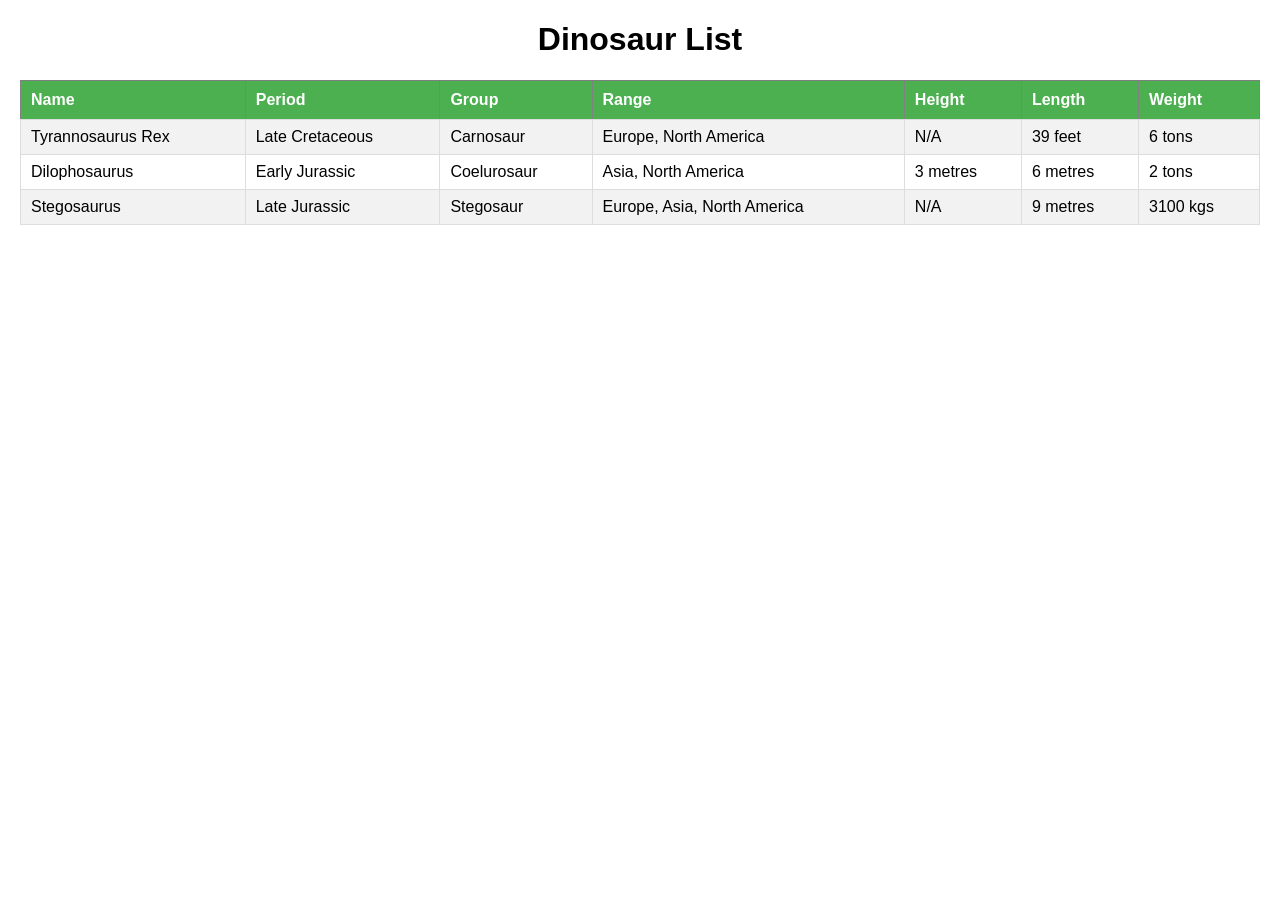
<file: exp2/test.html>
<!DOCTYPE html>
<html>
   <head>
      <meta http-equiv="Content-Type" content="text/html; charset=UTF-8">
      <title>Dinosaur List</title>
      <style>
          body { font-family: Arial, sans-serif; margin: 20px; }
          h1 { text-align: center; }
          table { border-collapse: collapse; width: 100%; margin-top: 20px; }
          th { background-color: #4CAF50; color: white; padding: 10px; text-align: left; }
          td { padding: 8px 10px; border: 1px solid #ddd; }
          tr:nth-child(even) { background-color: #f2f2f2; }
        </style>
   </head>
   <body>
      <h1>Dinosaur List</h1>
      <table border="1">
         <tr>
            <th>Name</th>
            <th>Period</th>
            <th>Group</th>
            <th>Range</th>
            <th>Height</th>
            <th>Length</th>
            <th>Weight</th>
         </tr>
         <tr>
            <td>Tyrannosaurus Rex</td>
            <td>Late Cretaceous</td>
            <td>Carnosaur</td>
            <td>Europe, North America</td>
            <td>N/A</td>
            <td>39 feet</td>
            <td>6 tons</td>
         </tr>
         <tr>
            <td>Dilophosaurus</td>
            <td>Early Jurassic</td>
            <td>Coelurosaur</td>
            <td>Asia, North America</td>
            <td>3 metres</td>
            <td>6 metres</td>
            <td>2 tons</td>
         </tr>
         <tr>
            <td>Stegosaurus</td>
            <td>Late Jurassic</td>
            <td>Stegosaur</td>
            <td>Europe, Asia, North America</td>
            <td>N/A</td>
            <td>9 metres</td>
            <td>3100 kgs</td>
         </tr>
      </table>
   </body>
</html>
</file>
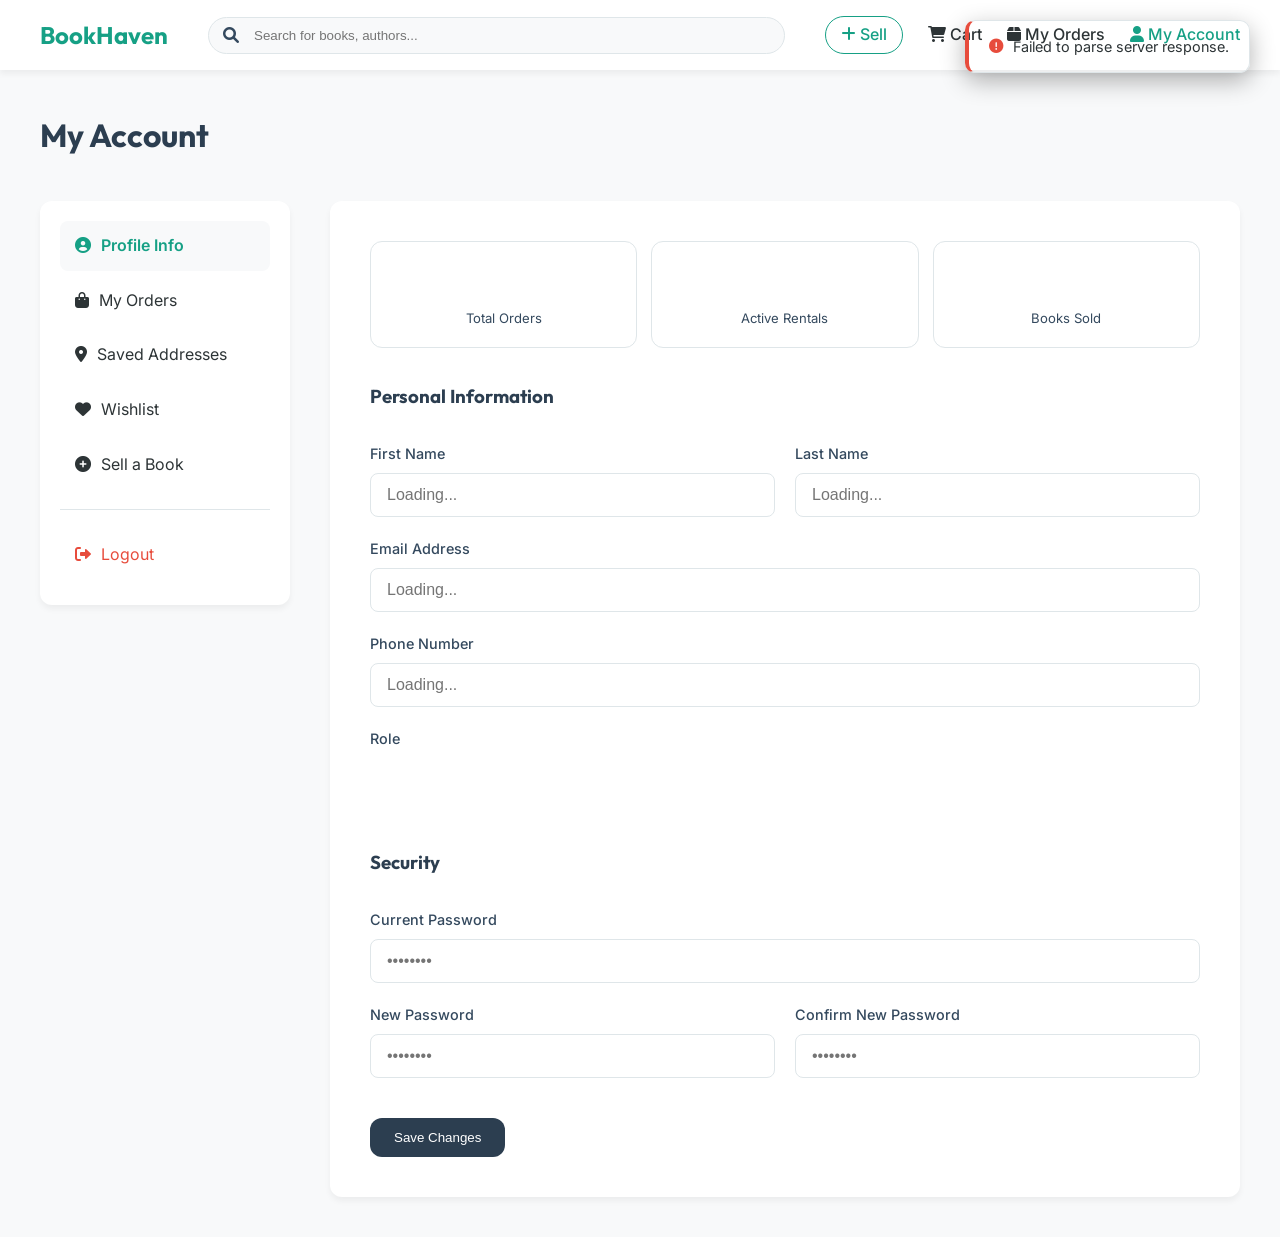
<file: UI/account.html>
<!DOCTYPE html>
<html lang="en">

<head>
    <meta charset="UTF-8">
    <meta name="viewport" content="width=device-width, initial-scale=1.0">
    <title>My Account - Book Haven</title>
    <meta name="description" content="Manage your Book Haven account, profile, and security settings.">
    <link rel="stylesheet" href="theme.css">
    <link rel="stylesheet" href="https://cdnjs.cloudflare.com/ajax/libs/font-awesome/6.0.0/css/all.min.css">
    <style>
        .skeleton { background: linear-gradient(90deg, var(--border-color) 25%, var(--card-bg) 50%, var(--border-color) 75%); background-size: 200% 100%; animation: shimmer 1.4s infinite; border-radius: 6px; }
        @keyframes shimmer { 0% { background-position: 200% 0; } 100% { background-position: -200% 0; } }
        .skeleton-input { height: 44px; border-radius: 8px; margin-bottom: 20px; }
        .skeleton-label { height: 13px; width: 100px; border-radius: 4px; margin-bottom: 8px; }

        .stat-card {
            background: var(--card-bg);
            border: 1px solid var(--border-color);
            border-radius: 12px;
            padding: 20px 24px;
            display: flex;
            align-items: center;
            gap: 16px;
            margin-bottom: 30px;
        }
        .stat-grid { display: grid; grid-template-columns: repeat(3, 1fr); gap: 14px; margin-bottom: 34px; }
        .stat-item { background: var(--card-bg); border: 1px solid var(--border-color); border-radius: 12px; padding: 18px 20px; text-align: center; }
        .stat-item .stat-number { font-size: 2rem; font-weight: 700; color: var(--accent-color); display: block; }
        .stat-item .stat-label  { font-size: 0.82rem; color: var(--secondary-color); margin-top: 4px; display: block; }

        .role-badge { display: inline-block; padding: 3px 12px; border-radius: 20px; font-size: 0.78rem; font-weight: 600; text-transform: capitalize; }
        .role-admin    { background: rgba(155,89,182,0.15); color: #9b59b6; }
        .role-customer { background: rgba(52,152,219,0.15); color: #3498db; }

        .member-tag { font-size: 0.82rem; color: var(--secondary-color); margin-top: 6px; }

        #toast-container { position: fixed; bottom: 30px; right: 30px; z-index: 9999; display: flex; flex-direction: column; gap: 10px; }
        .toast { background: var(--card-bg); border: 1px solid var(--border-color); color: var(--text-color); padding: 14px 20px; border-radius: 10px; font-size: 0.9rem; display: flex; align-items: center; gap: 10px; box-shadow: 0 8px 24px rgba(0,0,0,0.3); animation: slideIn 0.3s ease; }
        .toast.error i { color: #e74c3c; } .toast.success i { color: var(--accent-color); }
        @keyframes slideIn { from { opacity: 0; transform: translateX(30px); } to { opacity: 1; transform: translateX(0); } }
    </style>
</head>

<body>
    <div id="toast-container"></div>

    <nav>
        <div class="logo"><a href="index.html">BookHaven</a></div>
        <div class="search-container">
            <i class="fas fa-search"></i>
            <input type="text" placeholder="Search for books, authors...">
        </div>
        <div class="nav-actions">
            <a href="sell.html" style="color:var(--accent-color);border:1px solid var(--accent-color);padding:5px 15px;border-radius:20px;"><i class="fas fa-plus"></i> Sell</a>
            <a href="cart.html"><i class="fas fa-shopping-cart"></i> Cart</a>
            <a href="orders.html"><i class="fas fa-box"></i> My Orders</a>
            <a href="account.html" style="color:var(--accent-color);"><i class="fas fa-user"></i> My Account</a>
        </div>
    </nav>

    <main class="container main-content">
        <h1>My Account</h1>

        <div class="account-layout">
            <!-- Sidebar -->
            <aside class="account-sidebar">
                <a href="#" class="sidebar-link active"><i class="fas fa-user-circle" style="margin-right:10px;"></i>Profile Info</a>
                <a href="orders.html" class="sidebar-link"><i class="fas fa-shopping-bag" style="margin-right:10px;"></i>My Orders</a>
                <a href="#" class="sidebar-link"><i class="fas fa-map-marker-alt" style="margin-right:10px;"></i>Saved Addresses</a>
                <a href="#" class="sidebar-link"><i class="fas fa-heart" style="margin-right:10px;"></i>Wishlist</a>
                <a href="sell.html" class="sidebar-link"><i class="fas fa-plus-circle" style="margin-right:10px;"></i>Sell a Book</a>
                <hr style="margin:20px 0;border:none;border-top:1px solid var(--border-color);">
                <a href="signin.html" class="sidebar-link" style="color:#e74c3c;"><i class="fas fa-sign-out-alt" style="margin-right:10px;"></i>Logout</a>
            </aside>

            <!-- Main content -->
            <section class="account-content">

                <!-- Stats grid (populated by XML) -->
                <div class="stat-grid" id="stats-grid">
                    <div class="stat-item"><span class="stat-number skeleton" style="height:36px;width:60px;display:inline-block;border-radius:6px;"></span><span class="stat-label">Total Orders</span></div>
                    <div class="stat-item"><span class="stat-number skeleton" style="height:36px;width:60px;display:inline-block;border-radius:6px;"></span><span class="stat-label">Active Rentals</span></div>
                    <div class="stat-item"><span class="stat-number skeleton" style="height:36px;width:60px;display:inline-block;border-radius:6px;"></span><span class="stat-label">Books Sold</span></div>
                </div>

                <h3 style="margin-bottom:30px;">Personal Information</h3>

                <!-- Profile form (populated by XML) -->
                <form id="profile-form" action="#">
                    <div class="form-row">
                        <div class="input-group">
                            <label for="fname">First Name</label>
                            <input type="text" id="fname" value="" placeholder="Loading...">
                        </div>
                        <div class="input-group">
                            <label for="lname">Last Name</label>
                            <input type="text" id="lname" value="" placeholder="Loading...">
                        </div>
                    </div>

                    <div class="input-group">
                        <label for="email">Email Address</label>
                        <input type="email" id="email" value="" placeholder="Loading...">
                    </div>

                    <div class="input-group">
                        <label for="phone">Phone Number</label>
                        <input type="tel" id="phone" value="" placeholder="Loading...">
                    </div>

                    <div class="input-group" style="margin-top:6px;">
                        <label>Role</label>
                        <p id="role-display" style="padding:10px 0;font-size:0.9rem;"><span class="skeleton" style="display:inline-block;height:24px;width:80px;border-radius:20px;"></span></p>
                    </div>

                    <p class="member-tag" id="member-since"></p>

                    <h3 style="margin:40px 0 30px 0;">Security</h3>

                    <div class="input-group">
                        <label for="current-pass">Current Password</label>
                        <input type="password" id="current-pass" placeholder="••••••••">
                    </div>

                    <div class="form-row">
                        <div class="input-group">
                            <label for="new-pass">New Password</label>
                            <input type="password" id="new-pass" placeholder="••••••••">
                        </div>
                        <div class="input-group">
                            <label for="confirm-new-pass">Confirm New Password</label>
                            <input type="password" id="confirm-new-pass" placeholder="••••••••">
                        </div>
                    </div>

                    <button type="submit" class="btn-primary" style="margin-top:20px;" id="save-btn">Save Changes</button>
                </form>
            </section>
        </div>
    </main>

    <script>
        const toast = (msg, type = 'success') => {
            const t = document.createElement('div');
            t.className = `toast ${type}`;
            t.innerHTML = `<i class="fas fa-${type === 'success' ? 'check-circle' : 'exclamation-circle'}"></i> ${msg}`;
            document.getElementById('toast-container').appendChild(t);
            setTimeout(() => t.remove(), 3500);
        };

        function loadUserProfile() {
            const userId = 1; // Demo: replace with session user_id
            const xhr = new XMLHttpRequest();
            xhr.open('GET', `../api/get_user.php?user_id=${userId}`, true);

            xhr.onreadystatechange = function () {
                if (this.readyState !== 4) return;

                if (this.status === 200) {
                    const xml = this.responseXML;
                    if (!xml) { toast('Failed to parse server response.', 'error'); return; }

                    const errNode = xml.getElementsByTagName('error')[0];
                    if (errNode) { toast(errNode.textContent, 'error'); return; }

                    const g = (tag) => xml.getElementsByTagName(tag)[0]?.textContent || '';

                    // Populate profile fields
                    document.getElementById('fname').value = g('first_name');
                    document.getElementById('lname').value = g('last_name');
                    document.getElementById('email').value = g('email');
                    document.getElementById('phone').value = g('phone');

                    // Role badge
                    const role = g('role');
                    document.getElementById('role-display').innerHTML =
                        `<span class="role-badge role-${role}">${role.charAt(0).toUpperCase() + role.slice(1)}</span>`;

                    // Member since
                    const memberSince = g('member_since');
                    if (memberSince) {
                        document.getElementById('member-since').innerHTML =
                            `<i class="fas fa-calendar-alt" style="margin-right:6px;opacity:0.5;"></i>Member since ${memberSince}`;
                    }

                    // Update page title
                    document.title = `${g('first_name')} ${g('last_name')} — My Account | Book Haven`;

                    // Stats
                    const statsEl = document.getElementById('stats-grid');
                    const total_orders   = g('total_orders');
                    const active_rentals = g('active_rentals');
                    const books_sold     = g('books_sold');

                    statsEl.innerHTML = `
                        <div class="stat-item">
                            <span class="stat-number">${total_orders}</span>
                            <span class="stat-label"><i class="fas fa-shopping-bag" style="margin-right:4px;opacity:0.6;"></i>Total Orders</span>
                        </div>
                        <div class="stat-item">
                            <span class="stat-number">${active_rentals}</span>
                            <span class="stat-label"><i class="fas fa-book-reader" style="margin-right:4px;opacity:0.6;"></i>Active Rentals</span>
                        </div>
                        <div class="stat-item">
                            <span class="stat-number">${books_sold}</span>
                            <span class="stat-label"><i class="fas fa-store" style="margin-right:4px;opacity:0.6;"></i>Books Sold</span>
                        </div>
                    `;
                } else {
                    toast('Server connection failed', 'error');
                }
            };
            xhr.send();
        }

        // Save button feedback
        document.getElementById('profile-form').addEventListener('submit', (e) => {
            e.preventDefault();
            toast('Profile updated successfully!', 'success');
        });

        document.addEventListener('DOMContentLoaded', loadUserProfile);
    </script>
</body>

</html>
</file>
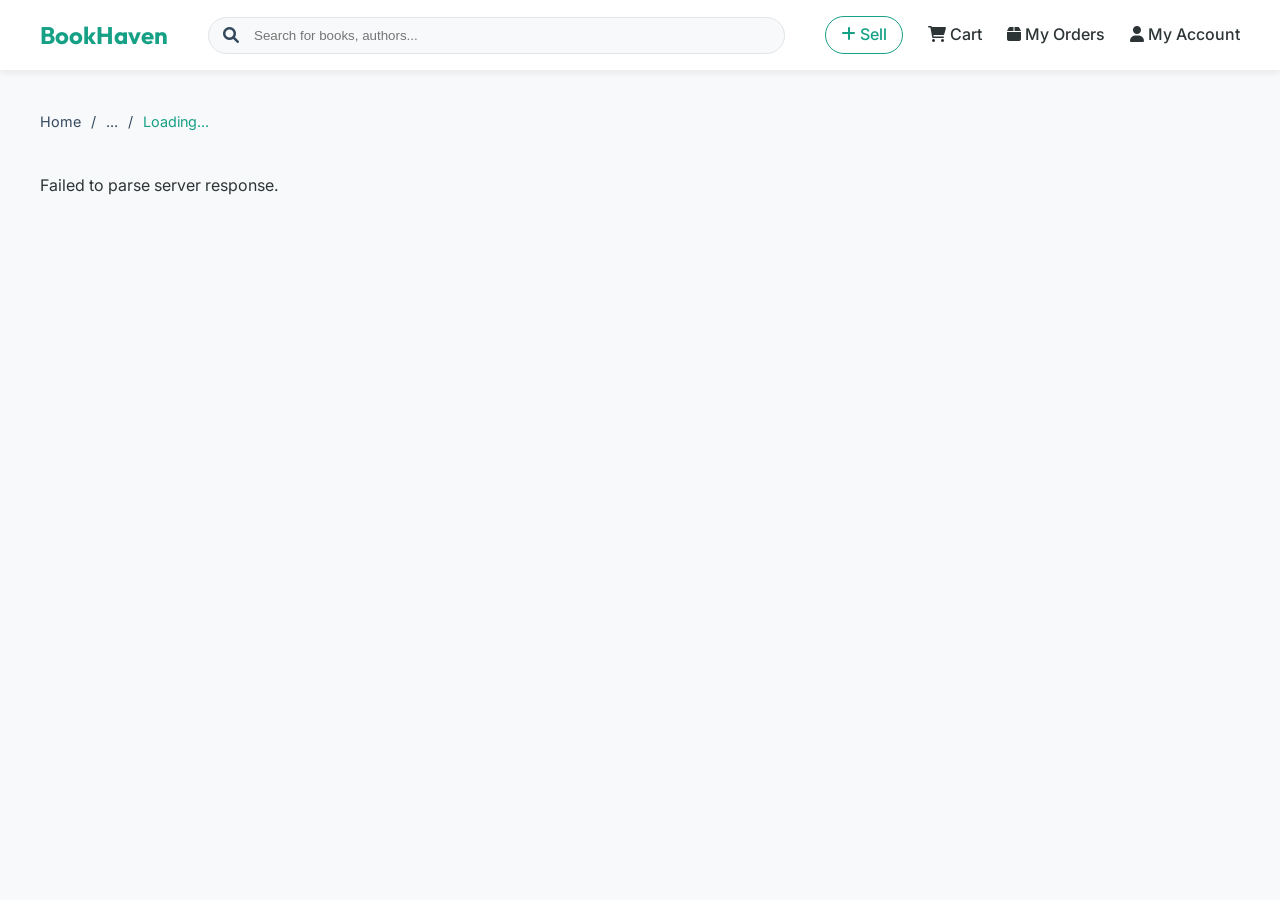
<file: UI/book-details.html>
<!DOCTYPE html>
<html lang="en">

<head>
    <meta charset="UTF-8">
    <meta name="viewport" content="width=device-width, initial-scale=1.0">
    <title>Book Details - Book Haven</title>
    <meta name="description" content="View detailed information about this book including price, rent, and condition.">
    <link rel="stylesheet" href="theme.css">
    <link rel="stylesheet" href="https://cdnjs.cloudflare.com/ajax/libs/font-awesome/6.0.0/css/all.min.css">
    <style>
        .skeleton {
            background: linear-gradient(90deg, var(--border-color) 25%, var(--card-bg) 50%, var(--border-color) 75%);
            background-size: 200% 100%;
            animation: shimmer 1.4s infinite;
            border-radius: 8px;
        }
        @keyframes shimmer { 0% { background-position: 200% 0; } 100% { background-position: -200% 0; } }
        .skeleton-img  { width: 100%; aspect-ratio: 3/4; border-radius: 12px; }
        .skeleton-line { height: 18px; margin-bottom: 12px; }
        .skeleton-line.short { width: 50%; }
        .skeleton-line.tall  { height: 80px; }
        .badge-used    { background: #e67e22; color: #fff; padding: 3px 10px; border-radius: 20px; font-size: 0.78rem; margin-left: 10px; }
        .badge-new     { background: var(--accent-color); color: #fff; padding: 3px 10px; border-radius: 20px; font-size: 0.78rem; margin-left: 10px; }
        .stock-tag     { font-size: 0.85rem; color: var(--secondary-color); margin-top: 8px; }
        .stock-tag.low { color: #e67e22; }
        .rent-disabled { opacity: 0.4; cursor: not-allowed; pointer-events: none; }
        #toast-container { position: fixed; bottom: 30px; right: 30px; z-index: 9999; display: flex; flex-direction: column; gap: 10px; }
        .toast { background: var(--card-bg); border: 1px solid var(--border-color); color: var(--text-color); padding: 14px 20px; border-radius: 10px; font-size: 0.9rem; display: flex; align-items: center; gap: 10px; box-shadow: 0 8px 24px rgba(0,0,0,0.3); animation: slideIn 0.3s ease; }
        .toast.error i { color: #e74c3c; }
        .toast.success i { color: var(--accent-color); }
        @keyframes slideIn { from { opacity: 0; transform: translateX(30px); } to { opacity: 1; transform: translateX(0); } }
    </style>
</head>

<body>
    <div id="toast-container"></div>

    <nav>
        <div class="logo"><a href="index.html">BookHaven</a></div>
        <div class="search-container">
            <i class="fas fa-search"></i>
            <input type="text" placeholder="Search for books, authors...">
        </div>
        <div class="nav-actions">
            <a href="sell.html" style="color: var(--accent-color); border: 1px solid var(--accent-color); padding: 5px 15px; border-radius: 20px;"><i class="fas fa-plus"></i> Sell</a>
            <a href="cart.html"><i class="fas fa-shopping-cart"></i> Cart</a>
            <a href="orders.html"><i class="fas fa-box"></i> My Orders</a>
            <a href="account.html"><i class="fas fa-user"></i> My Account</a>
        </div>
    </nav>

    <main class="container main-content">
        <!-- Breadcrumb -->
        <ul id="breadcrumb" style="display:flex;gap:10px;list-style:none;margin-bottom:30px;font-size:0.9rem;color:var(--secondary-color);">
            <li><a href="index.html">Home</a></li>
            <li>/</li>
            <li id="bc-category">...</li>
            <li>/</li>
            <li id="bc-title" style="color:var(--accent-color);">Loading...</li>
        </ul>

        <div class="details-container" id="details-container">
            <!-- Skeleton loader -->
            <div class="skeleton skeleton-img"></div>
            <div class="details-info">
                <div class="skeleton skeleton-line" style="width:70%;height:36px;"></div>
                <div class="skeleton skeleton-line short" style="margin-top:8px;"></div>
                <div class="skeleton skeleton-line tall" style="margin-top:24px;"></div>
                <div class="skeleton skeleton-line" style="margin-top:16px;width:40%;"></div>
            </div>
        </div>
    </main>

    <script>
        const toast = (msg, type = 'success') => {
            const t = document.createElement('div');
            t.className = `toast ${type}`;
            t.innerHTML = `<i class="fas fa-${type === 'success' ? 'check-circle' : 'exclamation-circle'}"></i> ${msg}`;
            document.getElementById('toast-container').appendChild(t);
            setTimeout(() => t.remove(), 3500);
        };

        function getParam(key) {
            return new URLSearchParams(window.location.search).get(key);
        }

        function loadBookDetail() {
            const bookId = getParam('id') || 1;  // Default to id=1 for demo
            const xhr = new XMLHttpRequest();
            xhr.open('GET', `../api/get_book_detail.php?id=${bookId}`, true);

            xhr.onreadystatechange = function () {
                if (this.readyState !== 4) return;
                const container = document.getElementById('details-container');

                if (this.status === 200) {
                    const xml = this.responseXML;
                    if (!xml) {
                        container.innerHTML = '<div class="error-state">Failed to parse server response.</div>';
                        return;
                    }

                    const errNode = xml.getElementsByTagName('error')[0];
                    if (errNode) {
                        container.innerHTML = `<div class="error-state">Error: ${errNode.textContent}</div>`;
                        toast(errNode.textContent, 'error');
                        return;
                    }

                    const g = (tag) => xml.getElementsByTagName(tag)[0]?.textContent || '';

                    const title       = g('title');
                    const author      = g('author');
                    const description = g('description');
                    const category    = g('category');
                    const price       = parseFloat(g('price')).toFixed(2);
                    const rentRaw     = g('rent_price');
                    const hasRent     = rentRaw !== '';
                    const rent        = hasRent ? parseFloat(rentRaw).toFixed(2) : null;
                    const qty         = parseInt(g('quantity'));
                    const isUsed      = g('is_used') === 'true';
                    const seller      = g('seller');

                    // Update page title & breadcrumb
                    document.title = `${title} - Book Haven`;
                    document.getElementById('bc-category').textContent = category;
                    document.getElementById('bc-title').textContent   = title;

                    const stockHtml = qty === 0
                        ? `<p class="stock-tag low"><i class="fas fa-times-circle"></i> Out of Stock</p>`
                        : qty <= 3
                            ? `<p class="stock-tag low"><i class="fas fa-exclamation-circle"></i> Only ${qty} left!</p>`
                            : `<p class="stock-tag"><i class="fas fa-check-circle" style="color:var(--accent-color);"></i> In Stock (${qty} available)</p>`;

                    container.innerHTML = `
                        <div class="details-img" style="display:flex;align-items:center;justify-content:center;font-size:1rem;color:var(--secondary-color);">
                            <i class="fas fa-book-open" style="font-size:3rem;opacity:0.4;"></i>
                        </div>
                        <div class="details-info">
                            <h1>${title} <span class="${isUsed ? 'badge-used' : 'badge-new'}">${isUsed ? 'Used' : 'New'}</span></h1>
                            <p class="details-author">by ${author}</p>
                            ${stockHtml}
                            <div class="details-meta">
                                <div class="meta-item">
                                    <span style="display:block;font-size:0.8rem;color:var(--secondary-color);">Category</span>
                                    <strong>${category}</strong>
                                </div>
                                <div class="meta-item">
                                    <span style="display:block;font-size:0.8rem;color:var(--secondary-color);">Sale Price</span>
                                    <strong>$${price}</strong>
                                </div>
                                <div class="meta-item">
                                    <span style="display:block;font-size:0.8rem;color:var(--secondary-color);">Rent / week</span>
                                    <strong>${hasRent ? '$' + rent : 'N/A'}</strong>
                                </div>
                            </div>
                            <div class="details-description">
                                <h3 style="margin-bottom:15px;">Synopsis</h3>
                                <p>${description || 'No description available.'}</p>
                            </div>
                            <div class="details-actions">
                                <button id="btn-buy" class="btn-primary" style="flex:1;padding:18px;" onclick="window.location.href='checkout.html'">
                                    Buy Now — $${price}
                                </button>
                                <button id="btn-rent" class="btn-primary ${hasRent ? '' : 'rent-disabled'}"
                                    style="flex:1;padding:18px;background-color:var(--accent-color);"
                                    onclick="window.location.href='cart.html'">
                                    ${hasRent ? `Rent — $${rent} / week` : 'Rent Unavailable'}
                                </button>
                                <button class="qty-btn" style="width:60px;height:60px;" title="Add to Wishlist">
                                    <i class="far fa-heart"></i>
                                </button>
                            </div>
                            <div style="margin-top:40px;padding-top:30px;border-top:1px solid var(--border-color);">
                                <h3 style="margin-bottom:15px;">Seller Information</h3>
                                <p style="color:var(--secondary-color);">Sold by: <strong>${seller}</strong></p>
                                <p style="color:var(--secondary-color);">Condition: <strong>${isUsed ? 'Used' : 'Brand New'}</strong></p>
                            </div>
                        </div>
                    `;
                } else {
                    container.innerHTML = '<div class="error-state">Failed to connect to server.</div>';
                    toast('Server connection failed', 'error');
                }
            };
            xhr.send();
        }

        document.addEventListener('DOMContentLoaded', loadBookDetail);
    </script>
</body>

</html>
</file>
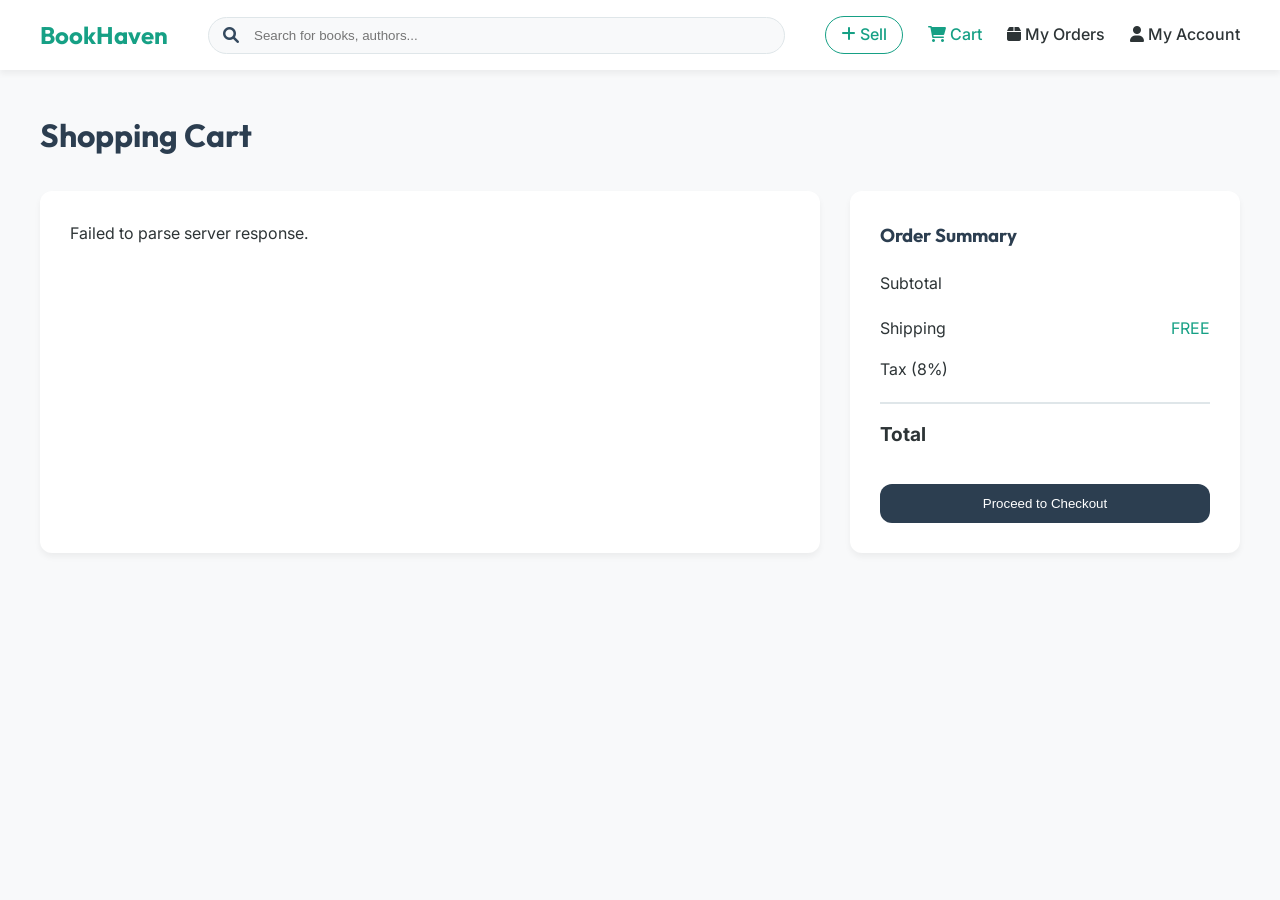
<file: UI/cart.html>
<!DOCTYPE html>
<html lang="en">

<head>
    <meta charset="UTF-8">
    <meta name="viewport" content="width=device-width, initial-scale=1.0">
    <title>Your Cart - Book Haven</title>
    <meta name="description" content="Review your cart items and proceed to checkout on Book Haven.">
    <link rel="stylesheet" href="theme.css">
    <link rel="stylesheet" href="https://cdnjs.cloudflare.com/ajax/libs/font-awesome/6.0.0/css/all.min.css">
    <style>
        .skeleton { background: linear-gradient(90deg, var(--border-color) 25%, var(--card-bg) 50%, var(--border-color) 75%); background-size: 200% 100%; animation: shimmer 1.4s infinite; border-radius: 8px; }
        @keyframes shimmer { 0% { background-position: 200% 0; } 100% { background-position: -200% 0; } }
        .skeleton-line { height: 18px; margin-bottom: 12px; }
        .badge-buy  { background: var(--accent-color); color: #fff; font-size: 0.72rem; padding: 2px 8px; border-radius: 20px; margin-left: 8px; }
        .badge-rent { background: #e67e22; color: #fff; font-size: 0.72rem; padding: 2px 8px; border-radius: 20px; margin-left: 8px; }
        #toast-container { position: fixed; bottom: 30px; right: 30px; z-index: 9999; display: flex; flex-direction: column; gap: 10px; }
        .toast { background: var(--card-bg); border: 1px solid var(--border-color); color: var(--text-color); padding: 14px 20px; border-radius: 10px; font-size: 0.9rem; display: flex; align-items: center; gap: 10px; box-shadow: 0 8px 24px rgba(0,0,0,0.3); animation: slideIn 0.3s ease; }
        .toast.error i { color: #e74c3c; } .toast.success i { color: var(--accent-color); }
        @keyframes slideIn { from { opacity: 0; transform: translateX(30px); } to { opacity: 1; transform: translateX(0); } }
    </style>
</head>

<body>
    <div id="toast-container"></div>

    <nav>
        <div class="logo"><a href="index.html">BookHaven</a></div>
        <div class="search-container">
            <i class="fas fa-search"></i>
            <input type="text" placeholder="Search for books, authors...">
        </div>
        <div class="nav-actions">
            <a href="sell.html" style="color:var(--accent-color);border:1px solid var(--accent-color);padding:5px 15px;border-radius:20px;"><i class="fas fa-plus"></i> Sell</a>
            <a href="cart.html" style="color:var(--accent-color);"><i class="fas fa-shopping-cart"></i> Cart</a>
            <a href="orders.html"><i class="fas fa-box"></i> My Orders</a>
            <a href="account.html"><i class="fas fa-user"></i> My Account</a>
        </div>
    </nav>

    <main class="container main-content">
        <h1>Shopping Cart</h1>

        <div class="cart-container">
            <!-- Cart items loaded by AJAX -->
            <div class="cart-items" id="cart-items">
                <!-- Skeleton -->
                <div class="cart-item">
                    <div class="cart-item-img skeleton"></div>
                    <div class="cart-item-info" style="flex:1;">
                        <div class="skeleton skeleton-line" style="width:60%;"></div>
                        <div class="skeleton skeleton-line short" style="width:40%;"></div>
                    </div>
                </div>
            </div>

            <!-- Order summary loaded by AJAX -->
            <div class="order-summary" id="order-summary">
                <h3>Order Summary</h3>
                <div style="margin-top:20px;">
                    <div class="summary-row"><span>Subtotal</span><span class="skeleton skeleton-line" style="width:60px;display:inline-block;"></span></div>
                    <div class="summary-row"><span>Shipping</span><span style="color:var(--accent-color);">FREE</span></div>
                    <div class="summary-row"><span>Tax (8%)</span><span class="skeleton skeleton-line" style="width:50px;display:inline-block;"></span></div>
                    <div class="summary-row summary-total"><span>Total</span><span class="skeleton skeleton-line" style="width:70px;display:inline-block;"></span></div>
                </div>
                <button class="btn-primary" style="width:100%;margin-top:20px;" id="checkout-btn" onclick="window.location.href='checkout.html'">Proceed to Checkout</button>
            </div>
        </div>
    </main>

    <script>
        const toast = (msg, type = 'success') => {
            const t = document.createElement('div');
            t.className = `toast ${type}`;
            t.innerHTML = `<i class="fas fa-${type === 'success' ? 'check-circle' : 'exclamation-circle'}"></i> ${msg}`;
            document.getElementById('toast-container').appendChild(t);
            setTimeout(() => t.remove(), 3500);
        };

        function loadCart() {
            const userId = 1; // Demo: user_id=1 (replace with session value)
            const xhr = new XMLHttpRequest();
            xhr.open('GET', `../api/get_cart.php?user_id=${userId}`, true);

            xhr.onreadystatechange = function () {
                if (this.readyState !== 4) return;
                const itemsEl   = document.getElementById('cart-items');
                const summaryEl = document.getElementById('order-summary');

                if (this.status === 200) {
                    const xml = this.responseXML;
                    if (!xml) { itemsEl.innerHTML = '<div class="error-state">Failed to parse server response.</div>'; return; }

                    const errNode = xml.getElementsByTagName('error')[0];
                    if (errNode) {
                        itemsEl.innerHTML = `<div class="error-state">Error: ${errNode.textContent}</div>`;
                        toast(errNode.textContent, 'error');
                        return;
                    }

                    const items = xml.getElementsByTagName('item');

                    if (items.length === 0) {
                        itemsEl.innerHTML = `
                            <div class="empty-state" style="text-align:center;padding:60px 20px;">
                                <i class="fas fa-shopping-cart" style="font-size:3rem;opacity:0.3;margin-bottom:20px;"></i>
                                <p style="color:var(--secondary-color);">Your cart is empty.</p>
                                <a href="book.html" class="btn-primary" style="display:inline-block;margin-top:20px;">Browse Books</a>
                            </div>`;
                        return;
                    }

                    let itemsHtml = '';
                    for (let i = 0; i < items.length; i++) {
                        const g = (tag) => items[i].getElementsByTagName(tag)[0]?.textContent || '';
                        const action = g('action');
                        itemsHtml += `
                            <div class="cart-item">
                                <div class="cart-item-img" style="display:flex;align-items:center;justify-content:center;"><i class="fas fa-book" style="opacity:0.3;font-size:1.6rem;"></i></div>
                                <div class="cart-item-info">
                                    <h4>${g('title')} <span class="badge-${action}">${action.toUpperCase()}</span></h4>
                                    <p style="color:var(--secondary-color);font-size:0.9rem;">${g('author')}</p>
                                    <p style="margin-top:10px;font-weight:600;">$${g('unit_price')} × ${g('quantity')} = <strong>$${g('line_total')}</strong></p>
                                </div>
                                <div class="cart-item-actions">
                                    <button class="qty-btn">-</button>
                                    <span>${g('quantity')}</span>
                                    <button class="qty-btn">+</button>
                                    <button style="color:#e74c3c;margin-left:10px;" title="Remove"><i class="fas fa-trash"></i></button>
                                </div>
                            </div>`;
                    }
                    itemsEl.innerHTML = itemsHtml;

                    // Summary
                    const g = (tag) => xml.querySelector ? xml.querySelector(tag)?.textContent : xml.getElementsByTagName(tag)[0]?.textContent;
                    const summaryXml = xml.getElementsByTagName('summary')[0];
                    const getSumm = (tag) => summaryXml?.getElementsByTagName(tag)[0]?.textContent || '0.00';

                    summaryEl.innerHTML = `
                        <h3>Order Summary</h3>
                        <div style="margin-top:20px;">
                            <div class="summary-row"><span>Subtotal (${getSumm('item_count')} items)</span><span>$${getSumm('subtotal')}</span></div>
                            <div class="summary-row"><span>Shipping</span><span style="color:var(--accent-color);">FREE</span></div>
                            <div class="summary-row"><span>Tax (8%)</span><span>$${getSumm('tax')}</span></div>
                            <div class="summary-row summary-total"><span>Total</span><span>$${getSumm('total')}</span></div>
                        </div>
                        <button class="btn-primary" style="width:100%;margin-top:20px;" onclick="window.location.href='checkout.html'">Proceed to Checkout</button>
                    `;
                } else {
                    itemsEl.innerHTML = '<div class="error-state">Failed to connect to server.</div>';
                    toast('Server connection failed', 'error');
                }
            };
            xhr.send();
        }

        document.addEventListener('DOMContentLoaded', loadCart);
    </script>
</body>

</html>
</file>
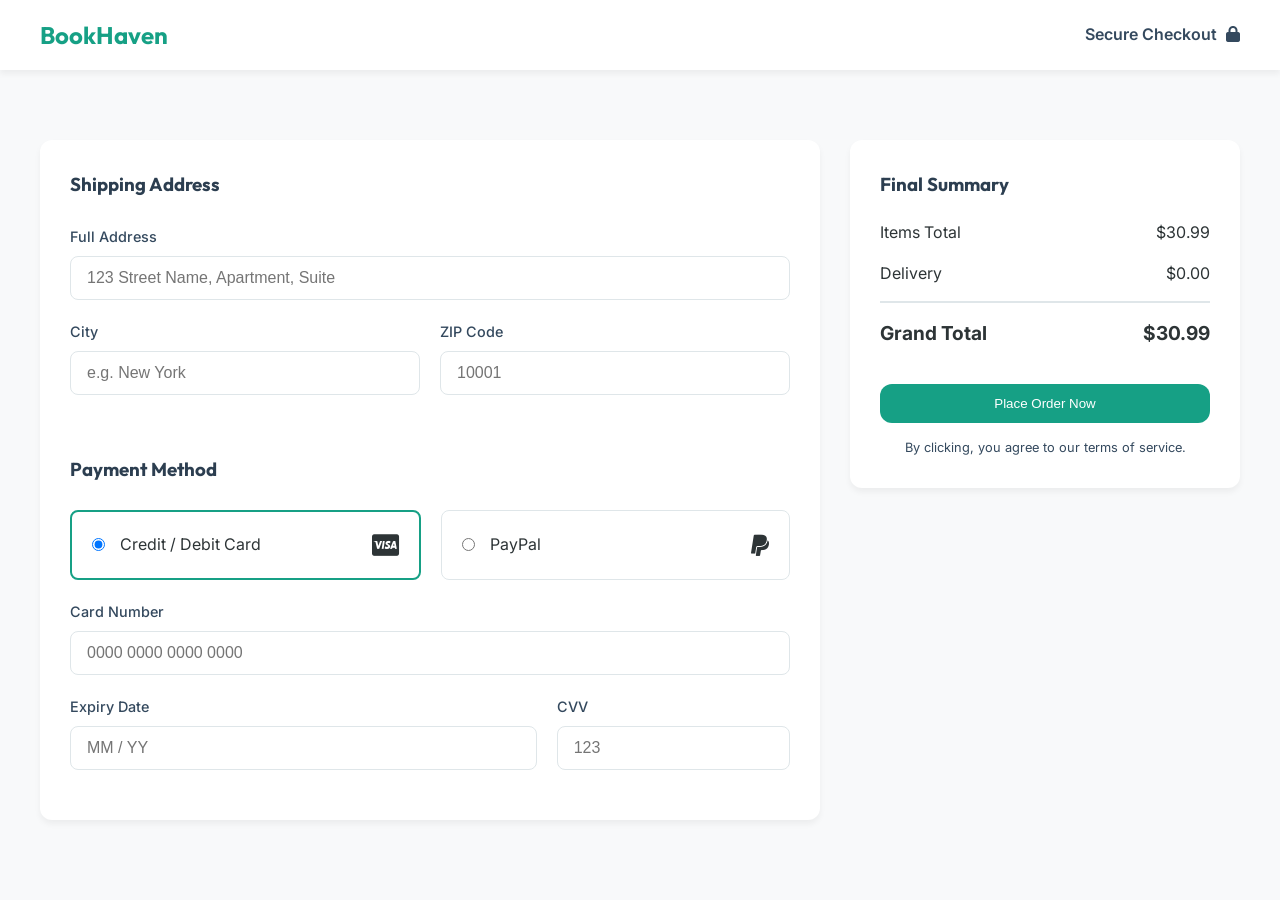
<file: UI/checkout.html>
<!DOCTYPE html>
<html lang="en">

<head>
    <meta charset="UTF-8">
    <meta name="viewport" content="width=device-width, initial-scale=1.0">
    <title>Checkout - Book Haven</title>
    <link rel="stylesheet" href="theme.css">
    <link rel="stylesheet" href="https://cdnjs.cloudflare.com/ajax/libs/font-awesome/6.0.0/css/all.min.css">
</head>

<body>
    <nav>
        <div class="logo"><a href="index.html">BookHaven</a></div>
        <div class="nav-actions">
            <span style="color: var(--secondary-color); font-weight: 600;">Secure Checkout <i class="fas fa-lock"
                    style="margin-left: 5px;"></i></span>
        </div>
    </nav>

    <main class="container main-content">
        <div class="cart-container">
            <div class="cart-items">
                <h3 style="margin-bottom: 25px;">Shipping Address</h3>
                <form action="#">
                    <div class="input-group">
                        <label for="address">Full Address</label>
                        <input type="text" id="address" placeholder="123 Street Name, Apartment, Suite" required>
                    </div>
                    <div class="form-row">
                        <div class="input-group">
                            <label for="city">City</label>
                            <input type="text" id="city" placeholder="e.g. New York" required>
                        </div>
                        <div class="input-group">
                            <label for="zip">ZIP Code</label>
                            <input type="text" id="zip" placeholder="10001" required>
                        </div>
                    </div>

                    <h3 style="margin: 40px 0 25px 0;">Payment Method</h3>
                    <div style="display: flex; gap: 20px; margin-bottom: 20px;">
                        <label class="glass-effect"
                            style="flex: 1; padding: 20px; border-radius: 8px; border: 2px solid var(--accent-color); cursor: pointer; display: flex; align-items: center; gap: 15px;">
                            <input type="radio" name="pay" checked>
                            <span>Credit / Debit Card</span>
                            <i class="fab fa-cc-visa" style="margin-left: auto; font-size: 1.5rem;"></i>
                        </label>
                        <label class="glass-effect"
                            style="flex: 1; padding: 20px; border-radius: 8px; border: 1px solid var(--border-color); cursor: pointer; display: flex; align-items: center; gap: 15px;">
                            <input type="radio" name="pay">
                            <span>PayPal</span>
                            <i class="fab fa-paypal" style="margin-left: auto; font-size: 1.5rem;"></i>
                        </label>
                    </div>

                    <div class="input-group">
                        <label for="card">Card Number</label>
                        <input type="text" id="card" placeholder="0000 0000 0000 0000">
                    </div>
                    <div class="form-row" style="grid-template-columns: 2fr 1fr;">
                        <div class="input-group">
                            <label for="exp">Expiry Date</label>
                            <input type="text" id="exp" placeholder="MM / YY">
                        </div>
                        <div class="input-group">
                            <label for="cvv">CVV</label>
                            <input type="text" id="cvv" placeholder="123">
                        </div>
                    </div>
                </form>
            </div>

            <div class="order-summary">
                <h3>Final Summary</h3>
                <div style="margin-top: 20px;">
                    <div class="summary-row">
                        <span>Items Total</span>
                        <span>$30.99</span>
                    </div>
                    <div class="summary-row">
                        <span>Delivery</span>
                        <span>$0.00</span>
                    </div>
                    <div class="summary-row summary-total">
                        <span>Grand Total</span>
                        <span>$30.99</span>
                    </div>
                </div>
                <button class="btn-primary"
                    style="width: 100%; margin-top: 20px; background-color: var(--accent-color);">Place Order
                    Now</button>
                <p style="text-align: center; color: var(--secondary-color); font-size: 0.8rem; margin-top: 15px;">By
                    clicking, you agree to our terms of service.</p>
            </div>
        </div>
    </main>
</body>

</html>
</file>
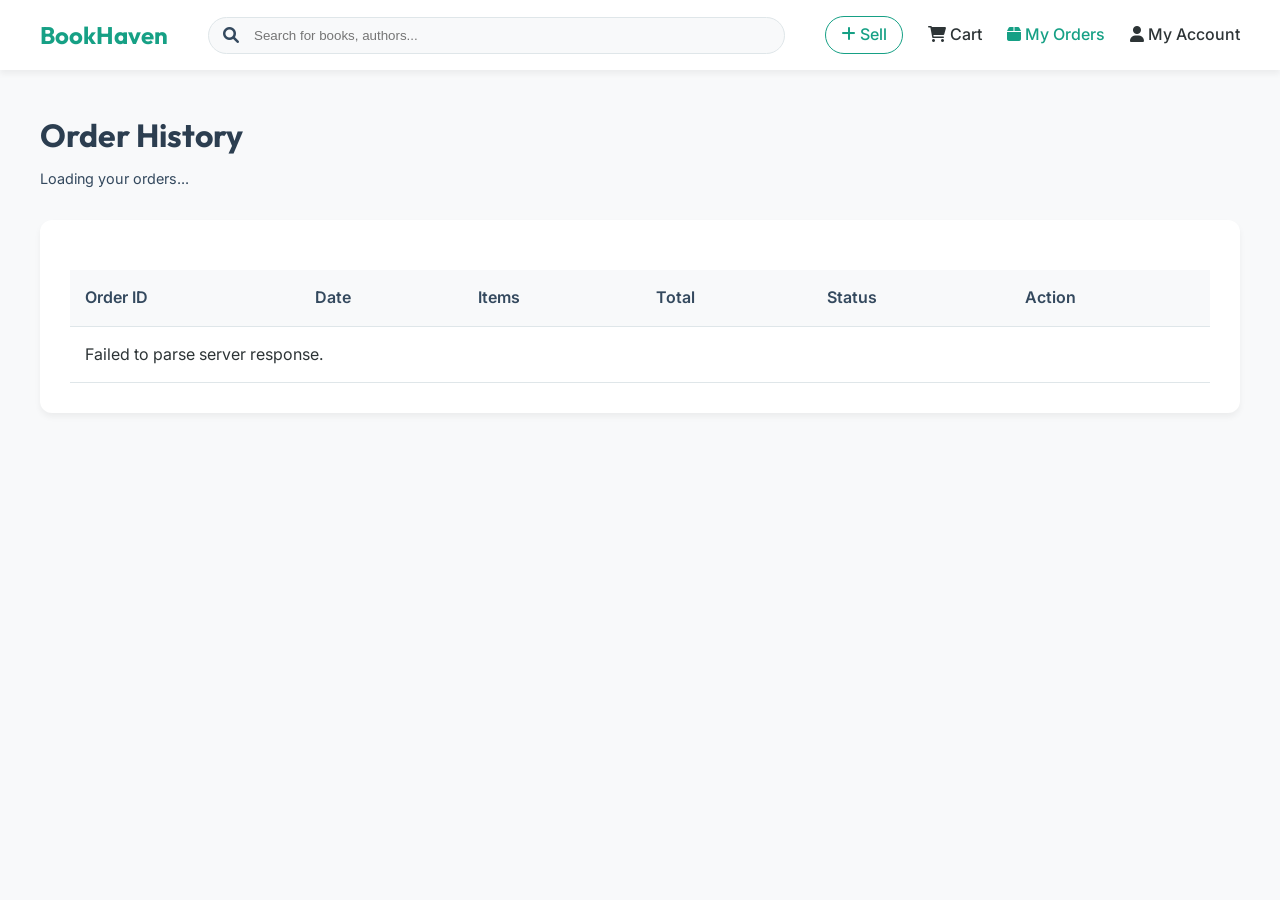
<file: UI/orders.html>
<!DOCTYPE html>
<html lang="en">

<head>
    <meta charset="UTF-8">
    <meta name="viewport" content="width=device-width, initial-scale=1.0">
    <title>My Orders - Book Haven</title>
    <meta name="description" content="View your complete order history on Book Haven.">
    <link rel="stylesheet" href="theme.css">
    <link rel="stylesheet" href="https://cdnjs.cloudflare.com/ajax/libs/font-awesome/6.0.0/css/all.min.css">
    <style>
        .skeleton { background: linear-gradient(90deg, var(--border-color) 25%, var(--card-bg) 50%, var(--border-color) 75%); background-size: 200% 100%; animation: shimmer 1.4s infinite; border-radius: 6px; }
        @keyframes shimmer { 0% { background-position: 200% 0; } 100% { background-position: -200% 0; } }
        .skeleton-row td { padding: 16px 12px; }
        .skeleton-cell { height: 16px; border-radius: 6px; }

        .status-badge { display: inline-block; padding: 4px 12px; border-radius: 20px; font-size: 0.78rem; font-weight: 600; text-transform: capitalize; }
        .status-completed { background: rgba(39,174,96,0.15); color: #27ae60; }
        .status-pending   { background: rgba(241,196,15,0.15); color: #f1c40f; }
        .status-cancelled { background: rgba(231,76,60,0.15);  color: #e74c3c; }

        #toast-container { position: fixed; bottom: 30px; right: 30px; z-index: 9999; display: flex; flex-direction: column; gap: 10px; }
        .toast { background: var(--card-bg); border: 1px solid var(--border-color); color: var(--text-color); padding: 14px 20px; border-radius: 10px; font-size: 0.9rem; display: flex; align-items: center; gap: 10px; box-shadow: 0 8px 24px rgba(0,0,0,0.3); animation: slideIn 0.3s ease; }
        .toast.error i { color: #e74c3c; } .toast.success i { color: var(--accent-color); }
        @keyframes slideIn { from { opacity: 0; transform: translateX(30px); } to { opacity: 1; transform: translateX(0); } }
    </style>
</head>

<body>
    <div id="toast-container"></div>

    <nav>
        <div class="logo"><a href="index.html">BookHaven</a></div>
        <div class="search-container">
            <i class="fas fa-search"></i>
            <input type="text" placeholder="Search for books, authors...">
        </div>
        <div class="nav-actions">
            <a href="sell.html" style="color:var(--accent-color);border:1px solid var(--accent-color);padding:5px 15px;border-radius:20px;"><i class="fas fa-plus"></i> Sell</a>
            <a href="cart.html"><i class="fas fa-shopping-cart"></i> Cart</a>
            <a href="orders.html" style="color:var(--accent-color);"><i class="fas fa-box"></i> My Orders</a>
            <a href="account.html"><i class="fas fa-user"></i> My Account</a>
        </div>
    </nav>

    <main class="container main-content">
        <h1>Order History</h1>
        <p id="orders-meta" style="color:var(--secondary-color);margin-top:6px;font-size:0.9rem;">Loading your orders...</p>

        <div class="order-history" style="margin-top:30px;">
            <table class="data-table">
                <thead>
                    <tr>
                        <th>Order ID</th>
                        <th>Date</th>
                        <th>Items</th>
                        <th>Total</th>
                        <th>Status</th>
                        <th>Action</th>
                    </tr>
                </thead>
                <tbody id="orders-tbody">
                    <!-- Skeleton rows -->
                    <tr class="skeleton-row">
                        <td><div class="skeleton skeleton-cell" style="width:70px;"></div></td>
                        <td><div class="skeleton skeleton-cell" style="width:90px;"></div></td>
                        <td><div class="skeleton skeleton-cell" style="width:180px;"></div></td>
                        <td><div class="skeleton skeleton-cell" style="width:55px;"></div></td>
                        <td><div class="skeleton skeleton-cell" style="width:80px;"></div></td>
                        <td><div class="skeleton skeleton-cell" style="width:80px;"></div></td>
                    </tr>
                    <tr class="skeleton-row">
                        <td><div class="skeleton skeleton-cell" style="width:70px;"></div></td>
                        <td><div class="skeleton skeleton-cell" style="width:90px;"></div></td>
                        <td><div class="skeleton skeleton-cell" style="width:160px;"></div></td>
                        <td><div class="skeleton skeleton-cell" style="width:55px;"></div></td>
                        <td><div class="skeleton skeleton-cell" style="width:80px;"></div></td>
                        <td><div class="skeleton skeleton-cell" style="width:80px;"></div></td>
                    </tr>
                </tbody>
            </table>
        </div>
    </main>

    <script>
        const toast = (msg, type = 'success') => {
            const t = document.createElement('div');
            t.className = `toast ${type}`;
            t.innerHTML = `<i class="fas fa-${type === 'success' ? 'check-circle' : 'exclamation-circle'}"></i> ${msg}`;
            document.getElementById('toast-container').appendChild(t);
            setTimeout(() => t.remove(), 3500);
        };

        function loadOrders() {
            const userId = 1; // Demo: replace with session user_id
            const xhr = new XMLHttpRequest();
            xhr.open('GET', `../api/get_orders.php?user_id=${userId}`, true);

            xhr.onreadystatechange = function () {
                if (this.readyState !== 4) return;
                const tbody = document.getElementById('orders-tbody');
                const meta  = document.getElementById('orders-meta');

                if (this.status === 200) {
                    const xml = this.responseXML;
                    if (!xml) {
                        tbody.innerHTML = '<tr><td colspan="6" class="error-state">Failed to parse server response.</td></tr>';
                        return;
                    }

                    const errNode = xml.getElementsByTagName('error')[0];
                    if (errNode) {
                        tbody.innerHTML = `<tr><td colspan="6" class="error-state">Error: ${errNode.textContent}</td></tr>`;
                        toast(errNode.textContent, 'error');
                        return;
                    }

                    const orders = xml.getElementsByTagName('order');

                    if (orders.length === 0) {
                        meta.textContent = '';
                        tbody.innerHTML = `
                            <tr>
                                <td colspan="6" style="text-align:center;padding:60px 20px;">
                                    <i class="fas fa-box-open" style="font-size:2.5rem;opacity:0.3;display:block;margin-bottom:16px;"></i>
                                    <p style="color:var(--secondary-color);">No orders yet. <a href="book.html" style="color:var(--accent-color);">Start shopping!</a></p>
                                </td>
                            </tr>`;
                        return;
                    }

                    meta.textContent = `${orders.length} order${orders.length > 1 ? 's' : ''} found`;

                    let rows = '';
                    for (let i = 0; i < orders.length; i++) {
                        const g = (tag) => orders[i].getElementsByTagName(tag)[0]?.textContent || '';
                        const status = g('status');
                        const statusClass = `status-${status}`;

                        rows += `
                            <tr>
                                <td><strong>#BH-${g('id').padStart(4, '0')}</strong></td>
                                <td>${g('order_date')}</td>
                                <td style="max-width:220px;white-space:nowrap;overflow:hidden;text-overflow:ellipsis;" title="${g('books')}">${g('books')}</td>
                                <td><strong>$${g('total')}</strong></td>
                                <td><span class="status-badge ${statusClass}">${status}</span></td>
                                <td><a href="#" style="color:var(--accent-color);">View Details</a></td>
                            </tr>`;
                    }
                    tbody.innerHTML = rows;
                } else {
                    tbody.innerHTML = '<tr><td colspan="6" class="error-state">Failed to connect to server.</td></tr>';
                    toast('Server connection failed', 'error');
                }
            };
            xhr.send();
        }

        document.addEventListener('DOMContentLoaded', loadOrders);
    </script>
</body>

</html>
</file>
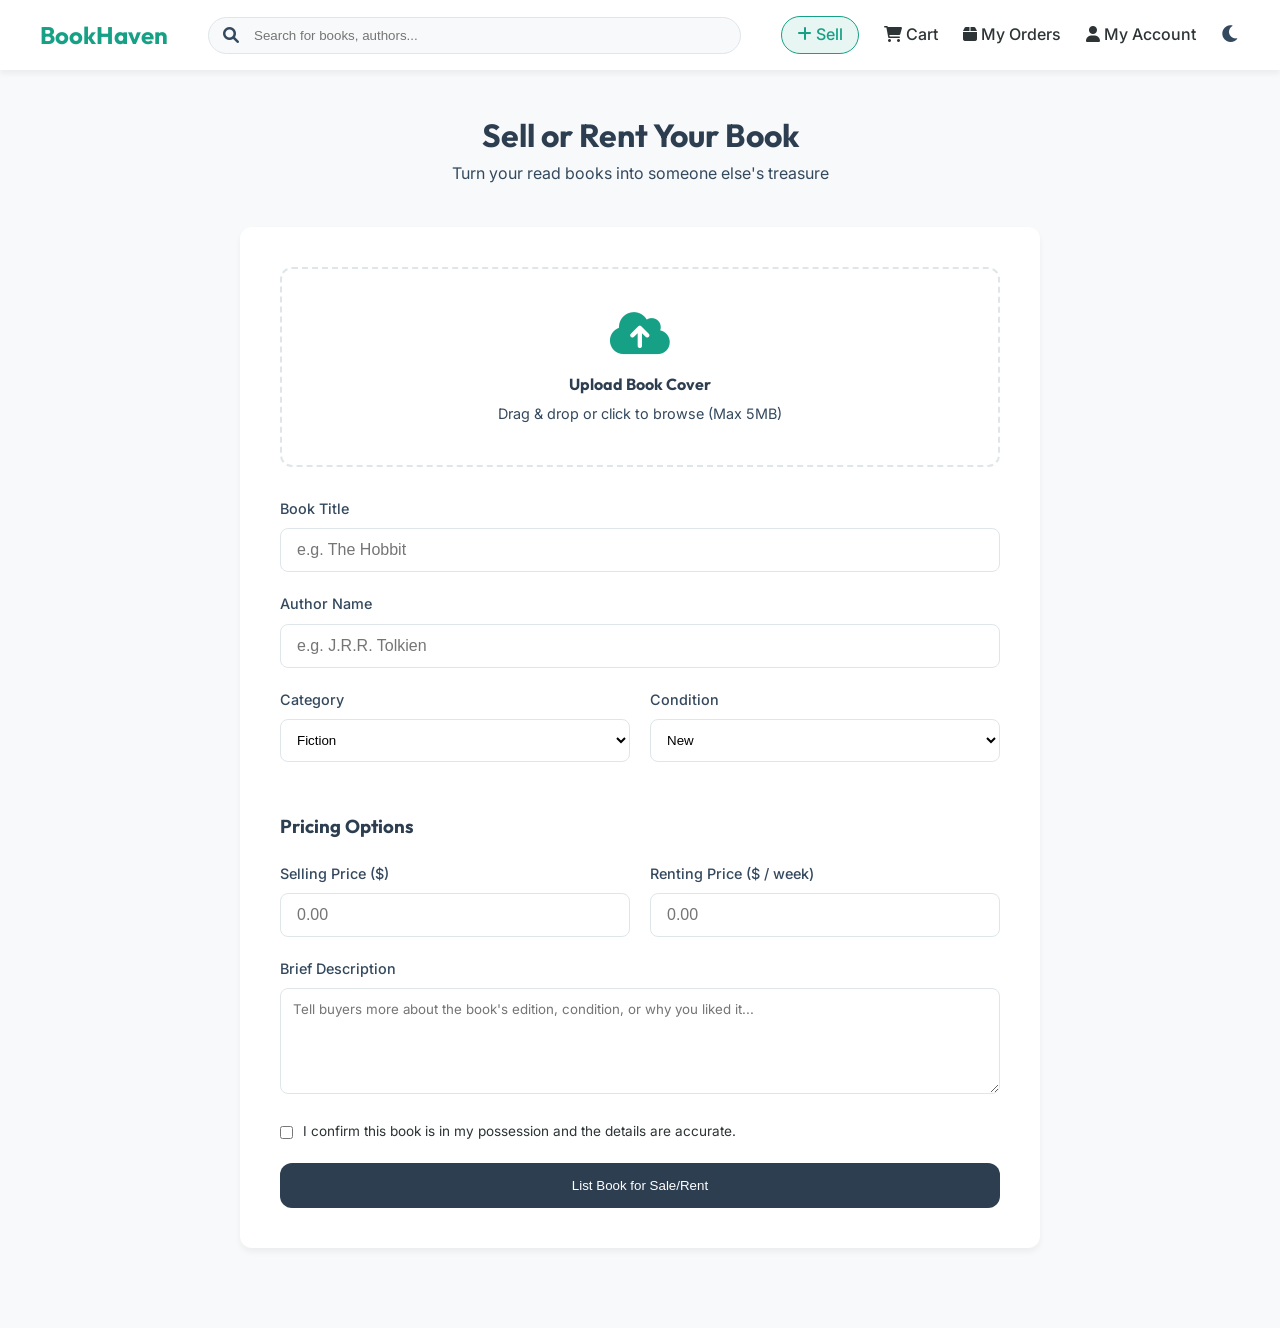
<file: UI/sell.html>
<!DOCTYPE html>
<html lang="en">

<head>
    <meta charset="UTF-8">
    <meta name="viewport" content="width=device-width, initial-scale=1.0">
    <title>List Your Book - Book Haven</title>
    <link rel="stylesheet" href="theme.css">
    <link rel="stylesheet" href="https://cdnjs.cloudflare.com/ajax/libs/font-awesome/6.0.0/css/all.min.css">
</head>

<body>
    <nav>
        <div class="logo"><a href="index.html">BookHaven</a></div>

        <div class="search-container">
            <i class="fas fa-search"></i>
            <input type="text" placeholder="Search for books, authors...">
        </div>

        <div class="nav-actions">
            <a href="sell.html"
                style="color: var(--accent-color); border: 1px solid var(--accent-color); padding: 5px 15px; border-radius: 20px; background: rgba(22, 160, 133, 0.1);"><i
                    class="fas fa-plus"></i> Sell</a>
            <a href="cart.html"><i class="fas fa-shopping-cart"></i> Cart</a>
            <a href="orders.html"><i class="fas fa-box"></i> My Orders</a>
            <a href="account.html"><i class="fas fa-user"></i> My Account</a>
            <button class="theme-toggle"><i class="fas fa-moon"></i></button>
        </div>
    </nav>

    <main class="container main-content">
        <div style="text-align: center; margin-bottom: 40px;">
            <h1>Sell or Rent Your Book</h1>
            <p style="color: var(--secondary-color);">Turn your read books into someone else's treasure</p>
        </div>

        <div class="form-card">
            <form action="#">
                <div class="upload-area">
                    <i class="fas fa-cloud-upload-alt"
                        style="font-size: 3rem; color: var(--accent-color); margin-bottom: 15px; display: block;"></i>
                    <h4>Upload Book Cover</h4>
                    <p style="color: var(--secondary-color); font-size: 0.9rem; margin-top: 5px;">Drag & drop or click
                        to browse (Max 5MB)</p>
                </div>

                <div class="input-group">
                    <label for="btitle">Book Title</label>
                    <input type="text" id="btitle" placeholder="e.g. The Hobbit" required>
                </div>

                <div class="input-group">
                    <label for="bauthor">Author Name</label>
                    <input type="text" id="bauthor" placeholder="e.g. J.R.R. Tolkien" required>
                </div>

                <div class="form-row">
                    <div class="input-group">
                        <label for="category">Category</label>
                        <select id="category"
                            style="width: 100%; padding: 12px; border: 1px solid var(--border-color); border-radius: 8px; background: var(--white);">
                            <option>Fiction</option>
                            <option>Non-Fiction</option>
                            <option>Sci-Fi</option>
                            <option>Education</option>
                        </select>
                    </div>
                    <div class="input-group">
                        <label for="condition">Condition</label>
                        <select id="condition"
                            style="width: 100%; padding: 12px; border: 1px solid var(--border-color); border-radius: 8px; background: var(--white);">
                            <option>New</option>
                            <option>Like New</option>
                            <option>Used - Good</option>
                            <option>Used - Fair</option>
                        </select>
                    </div>
                </div>

                <h3 style="margin: 30px 0 20px 0;">Pricing Options</h3>
                <div class="form-row">
                    <div class="input-group">
                        <label for="sell-price">Selling Price ($)</label>
                        <input type="number" id="sell-price" placeholder="0.00">
                    </div>
                    <div class="input-group">
                        <label for="rent-price">Renting Price ($ / week)</label>
                        <input type="number" id="rent-price" placeholder="0.00">
                    </div>
                </div>

                <div class="input-group">
                    <label for="desc">Brief Description</label>
                    <textarea id="desc" rows="5"
                        style="width: 100%; padding: 12px; border: 1px solid var(--border-color); border-radius: 8px; font-family: inherit; outline: none;"
                        placeholder="Tell buyers more about the book's edition, condition, or why you liked it..."></textarea>
                </div>

                <div class="checkbox-group">
                    <input type="checkbox" id="confirm-list" required>
                    <label for="confirm-list">I confirm this book is in my possession and the details are
                        accurate.</label>
                </div>

                <button type="submit" class="btn-primary" style="width: 100%; padding: 15px;">List Book for
                    Sale/Rent</button>
            </form>
        </div>
    </main>

    <a href="#" class="back-to-top"><i class="fas fa-arrow-up"></i></a>
    <div id="toast-container"></div>
    <script src="https://code.jquery.com/jquery-3.6.0.min.js"></script>
    <script src="script.js"></script>
    <script src="jquery-features.js"></script>
</body>

</html>
</file>
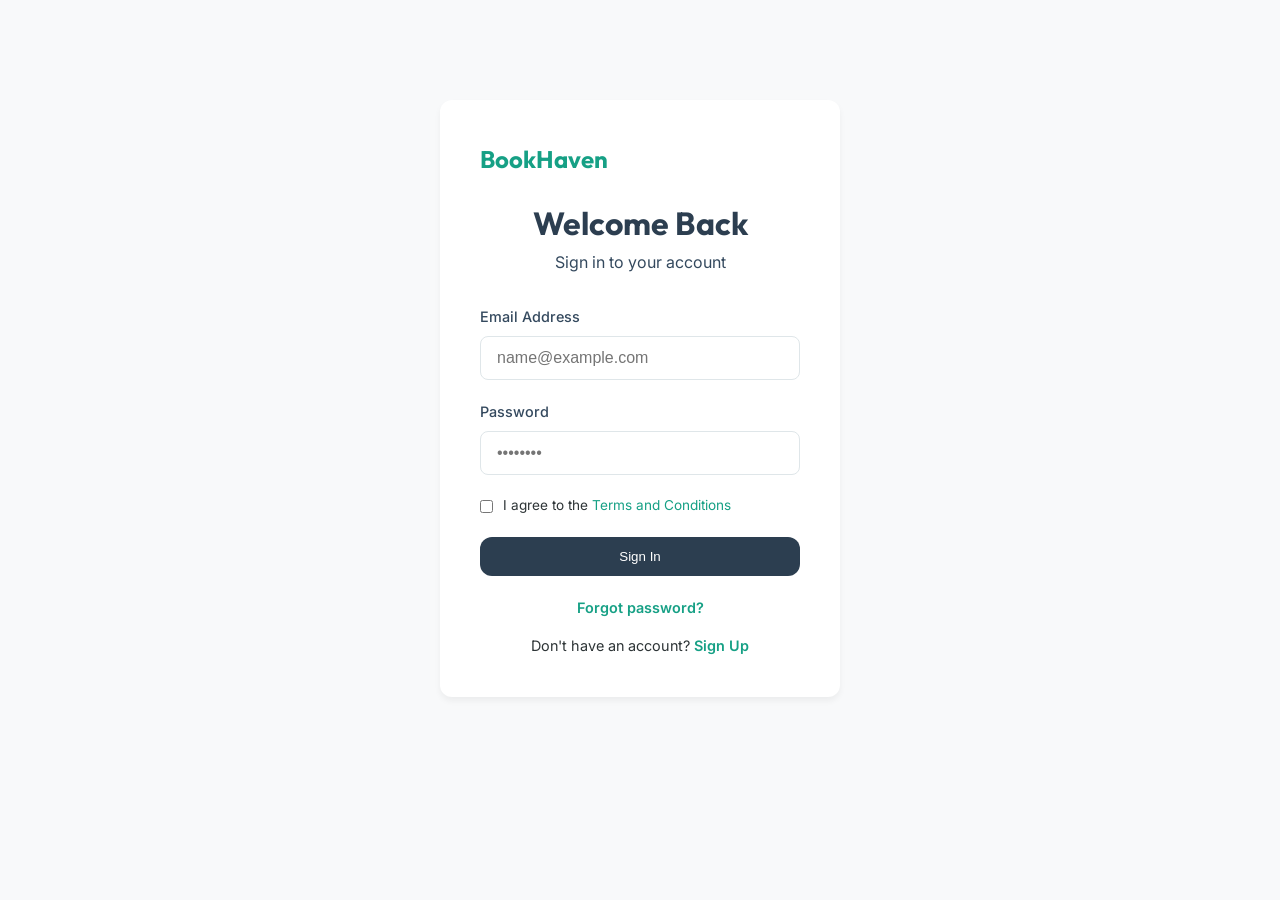
<file: UI/signin.html>
<!DOCTYPE html>
<html lang="en">

<head>
    <meta charset="UTF-8">
    <meta name="viewport" content="width=device-width, initial-scale=1.0">
    <title>Sign In - Book Haven</title>
    <link rel="stylesheet" href="theme.css">
</head>

<body>
    <div class="container">
        <div class="auth-card">
            <div class="logo" style="margin-bottom: 20px; display: flex; justify-content: space-between; align-items: center;">
                <a href="index.html">BookHaven</a>
                <button class="theme-toggle"><i class="fas fa-moon"></i></button>
            </div>
            <h1>Welcome Back</h1>
            <p style="color: var(--secondary-color); margin-bottom: 30px;">Sign in to your account</p>

            <form action="#">
                <div class="input-group">
                    <label for="email">Email Address</label>
                    <input type="email" id="email" placeholder="name@example.com" required>
                </div>

                <div class="input-group">
                    <label for="password">Password</label>
                    <input type="password" id="password" placeholder="••••••••" required>
                </div>

                <div class="checkbox-group">
                    <input type="checkbox" id="terms" required>
                    <label for="terms">I agree to the <a href="#" style="color: var(--accent-color);">Terms and
                            Conditions</a></label>
                </div>

                <button type="submit" class="btn-primary" style="width: 100%;">Sign In</button>
            </form>

            <div class="auth-links">
                <p><a href="#">Forgot password?</a></p>
                <p style="margin-top: 15px;">Don't have an account? <a href="signup.html">Sign Up</a></p>
            </div>
        </div>
    </div>

    <div id="toast-container"></div>
    <script src="https://code.jquery.com/jquery-3.6.0.min.js"></script>
    <script src="script.js"></script>
    <script src="jquery-features.js"></script>
</body>

</html>
</file>
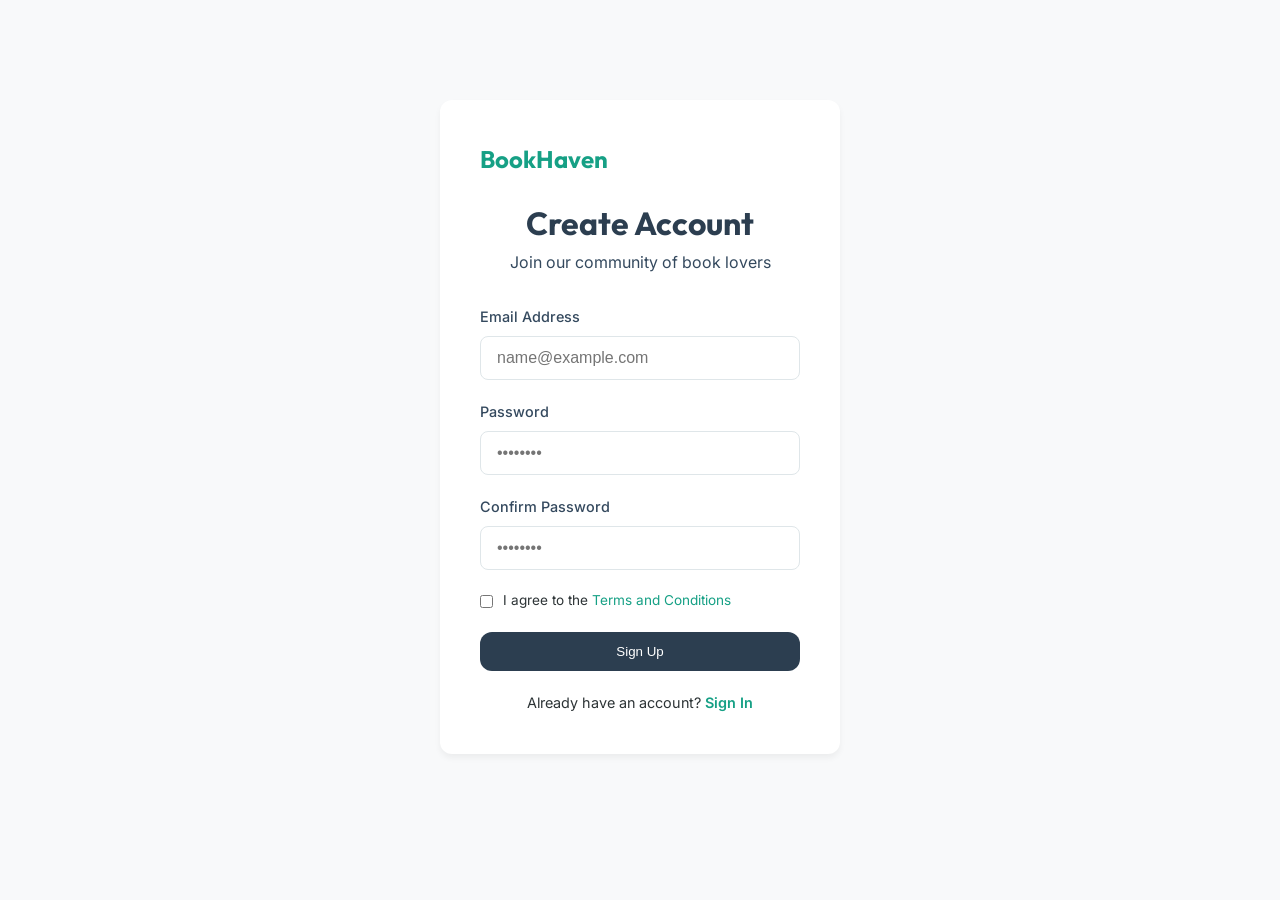
<file: UI/signup.html>
<!DOCTYPE html>
<html lang="en">

<head>
    <meta charset="UTF-8">
    <meta name="viewport" content="width=device-width, initial-scale=1.0">
    <title>Sign Up - Book Haven</title>
    <link rel="stylesheet" href="theme.css">
</head>

<body>
    <div class="container">
        <div class="auth-card">
            <div class="logo" style="margin-bottom: 20px; display: flex; justify-content: space-between; align-items: center;">
                <a href="index.html">BookHaven</a>
                <button class="theme-toggle"><i class="fas fa-moon"></i></button>
            </div>
            <h1>Create Account</h1>
            <p style="color: var(--secondary-color); margin-bottom: 30px;">Join our community of book lovers</p>

            <form action="#">
                <div class="input-group">
                    <label for="email">Email Address</label>
                    <input type="email" id="email" placeholder="name@example.com" required>
                </div>

                <div class="input-group">
                    <label for="password">Password</label>
                    <input type="password" id="password" placeholder="••••••••" required>
                </div>

                <div class="input-group">
                    <label for="confirm-password">Confirm Password</label>
                    <input type="password" id="confirm-password" placeholder="••••••••" required>
                </div>

                <div class="checkbox-group">
                    <input type="checkbox" id="terms" required>
                    <label for="terms">I agree to the <a href="#" style="color: var(--accent-color);">Terms and
                            Conditions</a></label>
                </div>

                <button type="submit" class="btn-primary" style="width: 100%;">Sign Up</button>
            </form>

            <div class="auth-links">
                <p>Already have an account? <a href="signin.html">Sign In</a></p>
            </div>
        </div>
    </div>

    <div id="toast-container"></div>
    <script src="https://code.jquery.com/jquery-3.6.0.min.js"></script>
    <script src="script.js"></script>
    <script src="jquery-features.js"></script>
</body>

</html>
</file>
<file: UI/theme.css>
@import url('https://fonts.googleapis.com/css2?family=Inter:wght@300;400;500;600&family=Outfit:wght@400;600;700&display=swap');

:root {
    --bg-color: #f8f9fa;
    --text-color: #2d3436;
    --primary-color: #2c3e50;
    --secondary-color: #34495e;
    --accent-color: #16a085;
    --white: #ffffff;
    --border-color: #dfe6e9;
    --shadow: 0 4px 6px rgba(0, 0, 0, 0.05);
    --transition: all 0.3s cubic-bezier(0.4, 0, 0.2, 1);
    --border-radius: 12px;
}

body.dark-theme {
    --bg-color: #1a1a1a;
    --text-color: #f8f9fa;
    --primary-color: #ecf0f1;
    --secondary-color: #bdc3c7;
    --accent-color: #1abc9c;
    --white: #2c3e50;
    --border-color: #34495e;
    --shadow: 0 4px 15px rgba(0, 0, 0, 0.3);
}

* {
    margin: 0;
    padding: 0;
    box-sizing: border-box;
}

body {
    font-family: 'Inter', sans-serif;
    background-color: var(--bg-color);
    color: var(--text-color);
    line-height: 1.6;
    overflow-x: hidden;
}

h1,
h2,
h3,
h4 {
    font-family: 'Outfit', sans-serif;
    color: var(--primary-color);
}

a {
    text-decoration: none;
    color: inherit;
    transition: var(--transition);
}

button {
    cursor: pointer;
    border: none;
    outline: none;
    transition: var(--transition);
}

input {
    outline: none;
    transition: var(--transition);
}

.container {
    max-width: 1200px;
    margin: 0 auto;
    padding: 0 20px;
}

/* Common UI Components */
.glass-effect {
    background: rgba(255, 255, 255, 0.8);
    backdrop-filter: blur(10px);
    -webkit-backdrop-filter: blur(10px);
    border: 1px solid rgba(255, 255, 255, 0.3);
}

.btn-primary {
    background-color: var(--primary-color);
    color: var(--white);
    padding: 12px 24px;
    border-radius: var(--border-radius);
    font-weight: 500;
}

.btn-primary:hover {
    background-color: var(--secondary-color);
    transform: translateY(-2px);
    box-shadow: 0 4px 12px rgba(44, 62, 80, 0.2);
}

.auth-card {
    background: var(--white);
    padding: 40px;
    border-radius: var(--border-radius);
    box-shadow: var(--shadow);
    max-width: 400px;
    width: 100%;
    margin: 100px auto;
    text-align: center;
}

.input-group {
    margin-bottom: 20px;
    text-align: left;
}

.input-group label {
    display: block;
    margin-bottom: 8px;
    font-size: 0.9rem;
    font-weight: 500;
    color: var(--secondary-color);
}

.input-group input {
    width: 100%;
    padding: 12px 16px;
    border: 1px solid var(--border-color);
    border-radius: 8px;
    font-size: 1rem;
}

.input-group input:focus {
    border-color: var(--accent-color);
    box-shadow: 0 0 0 3px rgba(22, 160, 133, 0.1);
}

.checkbox-group {
    margin-bottom: 20px;
    display: flex;
    align-items: center;
    gap: 10px;
    font-size: 0.85rem;
}

.auth-links {
    margin-top: 20px;
    font-size: 0.9rem;
}

.auth-links a {
    color: var(--accent-color);
    font-weight: 600;
}

.auth-links a:hover {
    text-decoration: underline;
}

/* Navbar */
nav {
    height: 70px;
    display: flex;
    align-items: center;
    justify-content: space-between;
    padding: 0 40px;
    background: var(--white);
    box-shadow: var(--shadow);
    position: sticky;
    top: 0;
    z-index: 1000;
}

.logo {
    font-family: 'Outfit', sans-serif;
    font-size: 1.5rem;
    font-weight: 700;
    color: var(--accent-color);
}

.search-container {
    flex: 1;
    max-width: 600px;
    margin: 0 40px;
    position: relative;
}

.search-container input {
    width: 100%;
    padding: 10px 20px 10px 45px;
    border: 1px solid var(--border-color);
    border-radius: 25px;
    background: var(--bg-color);
}

.search-container i {
    position: absolute;
    left: 15px;
    top: 50%;
    transform: translateY(-50%);
    color: var(--secondary-color);
}

.nav-actions {
    display: flex;
    align-items: center;
    gap: 25px;
    font-weight: 500;
}

.nav-actions a:hover {
    color: var(--accent-color);
}

/* Book Grid */
.main-content {
    padding: 40px 0;
}

.grid-header {
    margin-bottom: 30px;
    display: flex;
    justify-content: space-between;
    align-items: center;
}

.book-grid {
    display: grid;
    grid-template-columns: repeat(auto-fill, minmax(220px, 1fr));
    gap: 30px;
}

.book-card {
    background: var(--white);
    border-radius: var(--border-radius);
    padding: 15px;
    box-shadow: var(--shadow);
    transition: var(--transition);
    display: flex;
    flex-direction: column;
}

.book-card:hover {
    transform: translateY(-5px);
    box-shadow: 0 8px 20px rgba(0, 0, 0, 0.1);
}

.book-img {
    width: 100%;
    height: 280px;
    background: #ecf0f1;
    border-radius: 8px;
    margin-bottom: 15px;
    display: flex;
    align-items: center;
    justify-content: center;
    color: #bdc3c7;
    font-weight: 600;
}

.book-info h3 {
    font-size: 1.1rem;
    margin-bottom: 5px;
    white-space: nowrap;
    overflow: hidden;
    text-overflow: ellipsis;
}

.book-author {
    font-size: 0.9rem;
    color: var(--secondary-color);
    margin-bottom: 15px;
}

.book-footer {
    display: flex;
    justify-content: space-between;
    align-items: center;
    margin-top: auto;
}

.price {
    font-weight: 700;
    color: var(--primary-color);
}

.rent-tag {
    font-size: 0.75rem;
    background: rgba(22, 160, 133, 0.1);
    color: var(--accent-color);
    padding: 4px 8px;
    border-radius: 4px;
    font-weight: 600;
}

/* Cart & Orders Layout */
.cart-container {
    display: grid;
    grid-template-columns: 2fr 1fr;
    gap: 30px;
    margin-top: 30px;
}

.cart-items, .order-history {
    background: var(--white);
    padding: 30px;
    border-radius: var(--border-radius);
    box-shadow: var(--shadow);
}

.cart-item {
    display: flex;
    align-items: center;
    gap: 20px;
    padding-bottom: 20px;
    margin-bottom: 20px;
    border-bottom: 1px solid var(--border-color);
}

.cart-item-img {
    width: 80px;
    height: 110px;
    background: #ecf0f1;
    border-radius: 4px;
}

.cart-item-info {
    flex: 1;
}

.cart-item-info h4 {
    margin-bottom: 5px;
}

.cart-item-actions {
    display: flex;
    align-items: center;
    gap: 15px;
}

.qty-btn {
    width: 30px;
    height: 30px;
    border-radius: 50%;
    border: 1px solid var(--border-color);
    display: flex;
    align-items: center;
    justify-content: center;
    background: var(--white);
}

.order-summary {
    background: var(--white);
    padding: 30px;
    border-radius: var(--border-radius);
    box-shadow: var(--shadow);
    height: fit-content;
}

.summary-row {
    display: flex;
    justify-content: space-between;
    margin-bottom: 15px;
}

.summary-total {
    border-top: 2px solid var(--border-color);
    padding-top: 15px;
    margin-top: 15px;
    font-size: 1.2rem;
    font-weight: 700;
}

/* Orders Table */
.data-table {
    width: 100%;
    border-collapse: collapse;
    margin-top: 20px;
}

.data-table th, .data-table td {
    padding: 15px;
    text-align: left;
    border-bottom: 1px solid var(--border-color);
}

.data-table th {
    background: var(--bg-color);
    font-weight: 600;
    color: var(--secondary-color);
}

.status-badge {
    padding: 5px 10px;
    border-radius: 20px;
    font-size: 0.8rem;
    font-weight: 600;
}

.status-delivered { background: #d1fae5; color: #065f46; }
.status-pending { background: #fef3c7; color: #92400e; }
.status-shipped { background: #dbeafe; color: #1e40af; }

/* Book Details Page */
.details-container {
    display: grid;
    grid-template-columns: 400px 1fr;
    gap: 60px;
    margin-top: 40px;
}

.details-img {
    width: 100%;
    height: 550px;
    background: #ecf0f1;
    border-radius: var(--border-radius);
    box-shadow: var(--shadow);
    display: flex;
    align-items: center;
    justify-content: center;
    font-size: 2rem;
    color: #bdc3c7;
}

.details-info h1 {
    font-size: 2.5rem;
    margin-bottom: 10px;
}

.details-author {
    font-size: 1.2rem;
    color: var(--secondary-color);
    margin-bottom: 25px;
}

.details-meta {
    display: flex;
    gap: 20px;
    margin-bottom: 30px;
}

.meta-item {
    background: var(--white);
    padding: 10px 20px;
    border-radius: 8px;
    border: 1px solid var(--border-color);
}

.details-description {
    margin-bottom: 40px;
    color: #576574;
    line-height: 1.8;
}

.details-actions {
    display: flex;
    gap: 20px;
}

/* Account Page */
.account-layout {
    display: grid;
    grid-template-columns: 250px 1fr;
    gap: 40px;
    margin-top: 40px;
}

.account-sidebar {
    background: var(--white);
    padding: 20px;
    border-radius: var(--border-radius);
    box-shadow: var(--shadow);
    height: fit-content;
}

.sidebar-link {
    display: block;
    padding: 12px 15px;
    border-radius: 8px;
    margin-bottom: 5px;
}

.sidebar-link.active {
    background: var(--bg-color);
    color: var(--accent-color);
    font-weight: 600;
}

.sidebar-link:hover:not(.active) {
    background: #f1f2f6;
}

.account-content {
    background: var(--white);
    padding: 40px;
    border-radius: var(--border-radius);
    box-shadow: var(--shadow);
}

/* Sell Page Styles */
.form-card {
    background: var(--white);
    padding: 40px;
    border-radius: var(--border-radius);
    box-shadow: var(--shadow);
    max-width: 800px;
    margin: 40px auto;
}

.upload-area {
    border: 2px dashed var(--border-color);
    padding: 40px;
    text-align: center;
    border-radius: var(--border-radius);
    margin-bottom: 30px;
    cursor: pointer;
    transition: var(--transition);
}

.upload-area:hover {
    border-color: var(--accent-color);
    background: rgba(22, 160, 133, 0.05);
}

.form-row {
    display: grid;
    grid-template-columns: 1fr 1fr;
    gap: 20px;
}

/* Book Details Page */

.book-details-layout{
display:grid;
grid-template-columns:350px 1fr;
gap:40px;
align-items:start;
}

.book-details-img{
background:var(--white);
padding:20px;
border-radius:var(--border-radius);
box-shadow:var(--shadow);
}

.book-details-img img{
width:100%;
border-radius:8px;
}

.book-details-info h1{
font-size:2rem;
margin-bottom:10px;
}

.book-details-author{
color:var(--secondary-color);
margin-bottom:15px;
font-size:1rem;
}

.book-rating{
color:#f1c40f;
margin-bottom:20px;
display:flex;
align-items:center;
gap:5px;
}

.book-rating span{
color:var(--secondary-color);
margin-left:10px;
font-weight:500;
}

.book-description{
line-height:1.7;
margin-bottom:25px;
color:#444;
}

.book-price-box{
background:var(--bg-color);
padding:20px;
border-radius:var(--border-radius);
margin-bottom:20px;
}

.buy-price{
font-size:1.8rem;
font-weight:700;
margin-bottom:8px;
}

.rent-price{
color:var(--accent-color);
font-weight:600;
}

.book-actions{
display:flex;
gap:15px;
}

.rent-btn:hover{
opacity:0.9;
transform:translateY(-2px);
}

/* --- New UI Features --- */
.theme-toggle {
    font-size: 1.2rem;
    cursor: pointer;
    background: none;
    border: none;
    color: var(--secondary-color);
    transition: var(--transition);
}

.theme-toggle:hover { color: var(--accent-color); transform: rotate(20deg); }

.back-to-top {
    position: fixed; bottom: 30px; right: 30px;
    width: 45px; height: 45px;
    background: var(--accent-color);
    color: white; border-radius: 50%;
    display: none; align-items: center; justify-content: center;
    box-shadow: var(--shadow); z-index: 1000;
}

#toast-container {
    position: fixed; top: 20px; right: 20px; z-index: 2000;
}

.toast {
    background: #2c3e50; color: white;
    padding: 12px 24px; border-radius: 8px;
    margin-bottom: 10px; box-shadow: var(--shadow);
    display: flex; align-items: center; gap: 10px;
    animation: slideIn 0.3s ease forwards;
}

.toast.success { border-left: 4px solid var(--accent-color); }
.toast.error { border-left: 4px solid #e74c3c; }

@keyframes slideIn {
    from { opacity: 0; transform: translateX(50px); }
    to { opacity: 1; transform: translateX(0); }
}

.input-error { border-color: #e74c3c !important; }
.error-msg { color: #e74c3c; font-size: 0.8rem; margin-top: 5px; display: none; }

.quick-add-btn {
    position: absolute; bottom: 10px; right: 10px;
    background: var(--accent-color); color: white;
    width: 35px; height: 35px; border-radius: 50%;
    display: none; align-items: center; justify-content: center;
    cursor: pointer;
}

.book-card:hover .quick-add-btn { display: flex; animation: fadeIn 0.3s; }
@keyframes fadeIn { from { opacity: 0; } to { opacity: 1; } }
</file>
